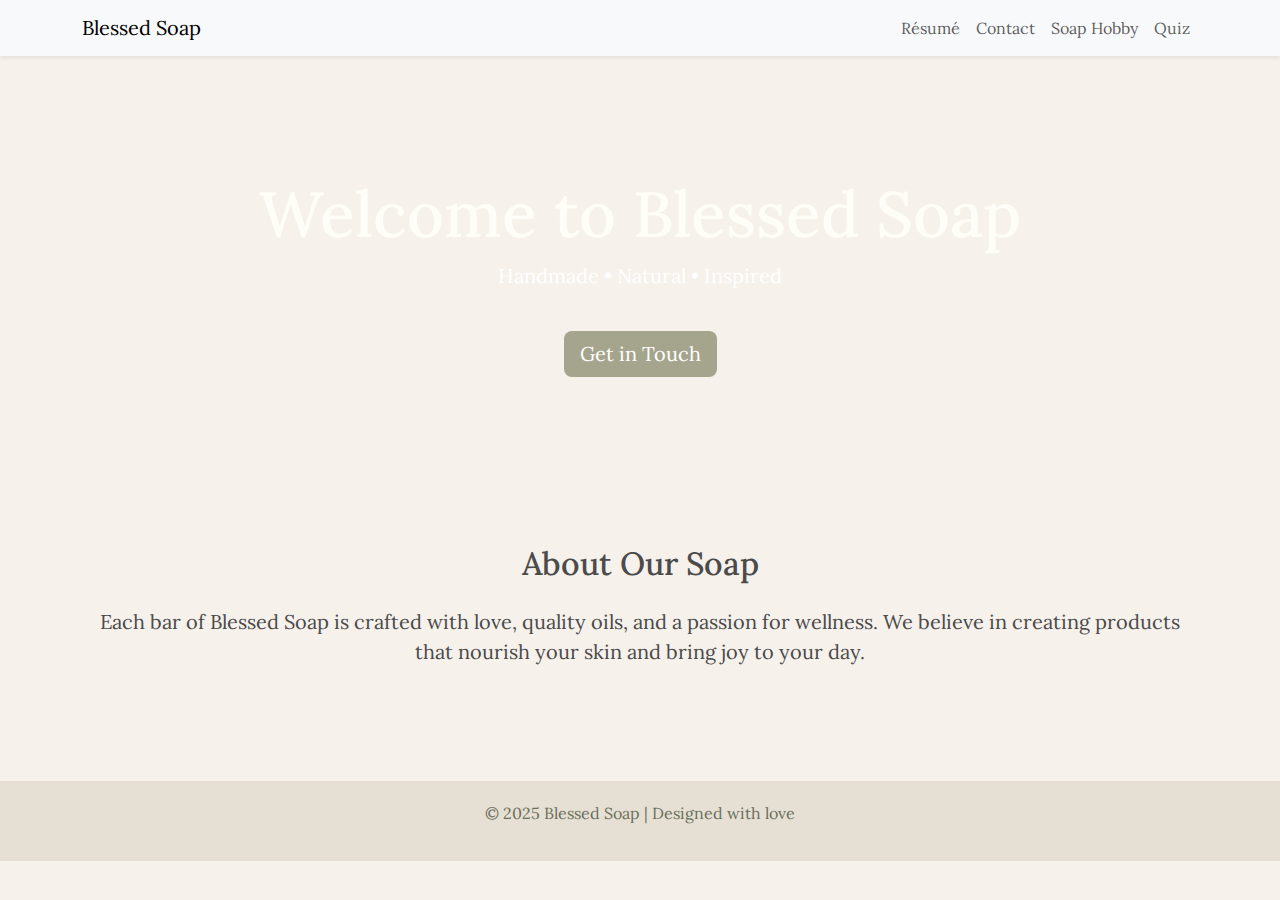
<file: Index.html>
<!DOCTYPE html>
<html lang="en">
<head>
    <meta charset="UTF-8" />
    <meta name="viewport" content="width=device-width, initial-scale=1" />
    <title>Blessed Soap</title>
    <link href="https://cdn.jsdelivr.net/npm/bootstrap@5.3.0/dist/css/bootstrap.min.css" rel="stylesheet" />
    <link href="https://fonts.googleapis.com/css2?family=Lora:wght@400;700&display=swap" rel="stylesheet" />
    <style>
        body {
            font-family: 'Lora', serif;
            background-color: #f6f1eb;
            color: #4b4b4b;
        }
        .masthead {
            background-image: url("https://images.unsplash.com/photo-1611078489935-c1c998f6d4ec?auto=format&fit=crop&w=1400&q=80");
            background-size: cover;
            background-position: center;
            padding: 120px 0;
            color: white;
            text-align: center;
        }
        .masthead h1 {
            font-size: 4rem;
            color: #fffdf7;
        }
        .btn-custom {
            background-color: #a5a58d;
            color: white;
            border: none;
        }
        .btn-custom:hover {
            background-color: #6b705c;
        }
        .footer {
            background-color: #e6dfd3;
            color: #6b705c;
            text-align: center;
            padding: 20px;
            margin-top: 50px;
        }
    </style>
</head>
<body>

    <!-- Navigation -->
    <nav class="navbar navbar-expand-lg navbar-light bg-light shadow-sm">
        <div class="container">
            <a class="navbar-brand" href="index.html">Blessed Soap</a>
            <button class="navbar-toggler" type="button" data-bs-toggle="collapse" data-bs-target="#navLinks">
                <span class="navbar-toggler-icon"></span>
            </button>
            <div class="collapse navbar-collapse" id="navLinks">
                <ul class="navbar-nav ms-auto">
                    <li class="nav-item"><a class="nav-link" href="resume.html">Résumé</a></li>
                    <li class="nav-item"><a class="nav-link" href="contact.html">Contact</a></li>
                    <li class="nav-item"><a class="nav-link" href="scratch.html">Soap Hobby</a></li>
                    <li class="nav-item"><a class="nav-link" href="soap-quiz.html">Quiz</a></li>
                </ul>
            </div>
        </div>
    </nav>

    <!-- Hero Section -->
    <header class="masthead">
        <div class="container">
            <h1>Welcome to Blessed Soap</h1>
            <p class="lead">Handmade • Natural • Inspired</p>
            <a href="contact.html" class="btn btn-custom btn-lg mt-4">Get in Touch</a>
        </div>
    </header>

    <!-- About -->
    <section class="py-5">
        <div class="container text-center">
            <h2 class="mb-4">About Our Soap</h2>
            <p class="lead">
                Each bar of Blessed Soap is crafted with love, quality oils, and a passion for wellness. 
                We believe in creating products that nourish your skin and bring joy to your day.
            </p>
        </div>
    </section>

    <!-- Footer -->
    <footer class="footer">
        <div class="container">
            <p>&copy; 2025 Blessed Soap | Designed with love</p>
        </div>
    </footer>

    <script src="https://cdn.jsdelivr.net/npm/bootstrap@5.3.0/dist/js/bootstrap.bundle.min.js"></script>
</body>
</html>
</file>
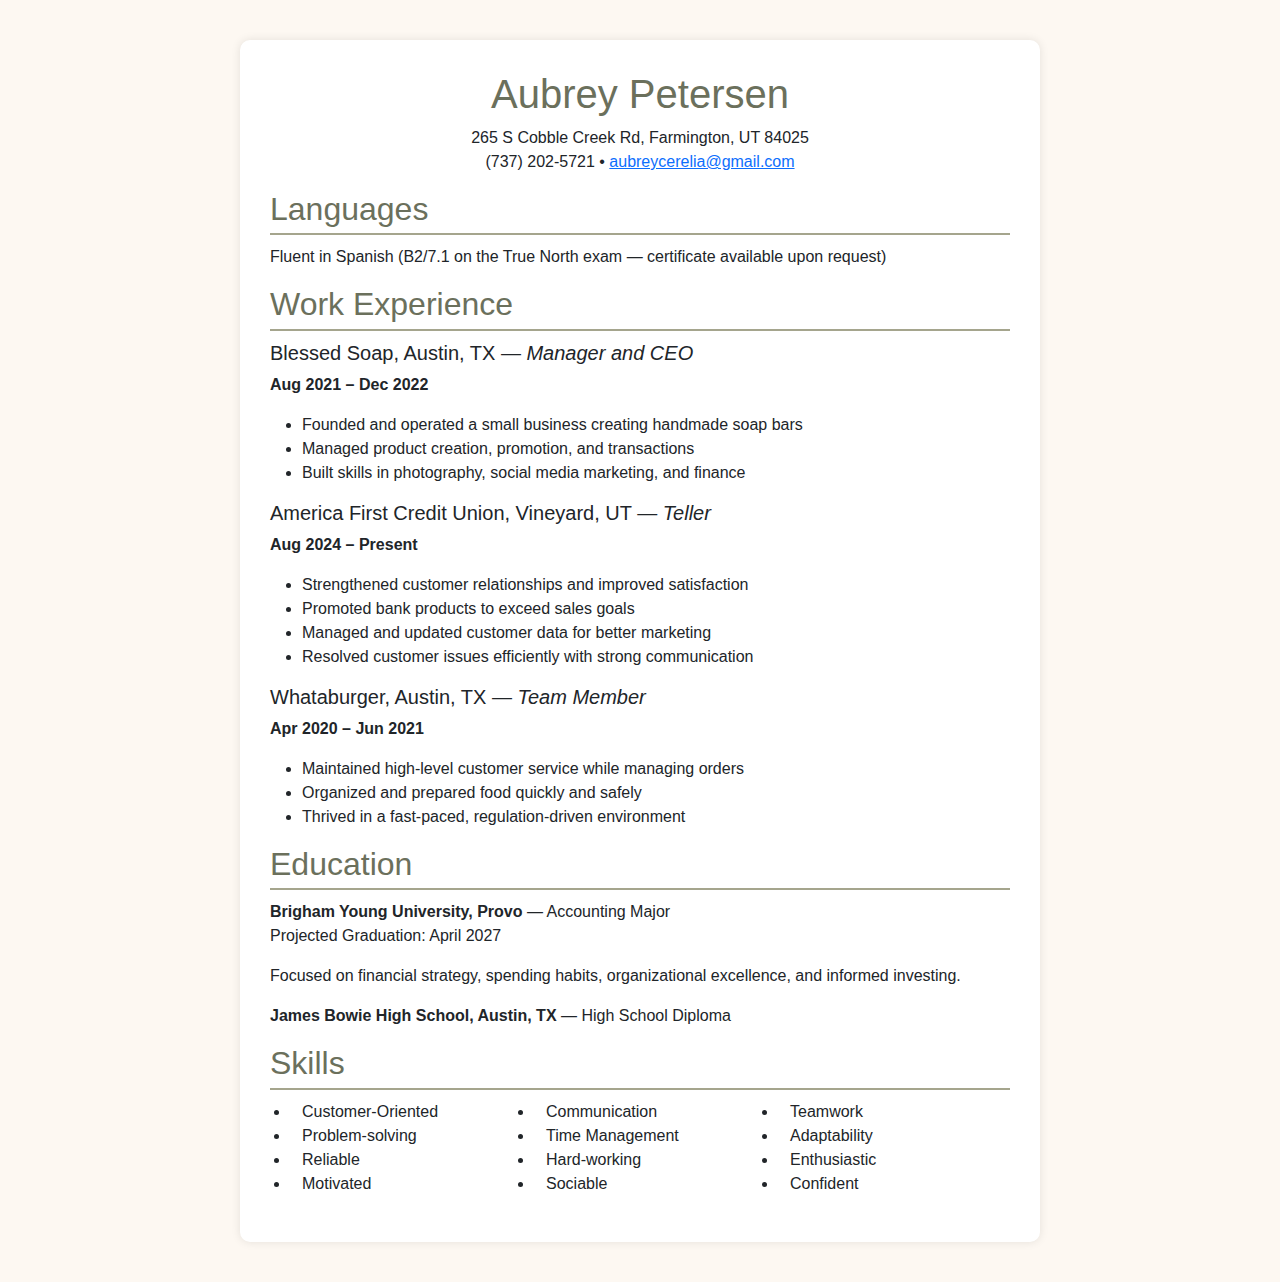
<file: Resume.html>
<!DOCTYPE html>
<html lang="en">
<head>
    <meta charset="UTF-8" />
    <meta name="viewport" content="width=device-width, initial-scale=1" />
    <title>Aubrey Petersen - Résumé</title>
    <link href="https://cdn.jsdelivr.net/npm/bootstrap@5.3.0/dist/css/bootstrap.min.css" rel="stylesheet" />
    <style>
        body {
            background-color: #fdf8f2;
            font-family: 'Segoe UI', sans-serif;
        }
        h1, h2 {
            color: #6b705c;
        }
        .section-title {
            border-bottom: 2px solid #a5a58d;
            margin-bottom: 10px;
            padding-bottom: 5px;
        }
        .resume-container {
            max-width: 800px;
            margin: 40px auto;
            background-color: white;
            padding: 30px;
            border-radius: 10px;
            box-shadow: 0 0 10px rgba(0,0,0,0.1);
        }
    </style>
</head>
<body>
    <div class="resume-container">
        <h1 class="text-center">Aubrey Petersen</h1>
        <p class="text-center">
            265 S Cobble Creek Rd, Farmington, UT 84025 <br />
            (737) 202-5721 • <a href="mailto:aubreycerelia@gmail.com">aubreycerelia@gmail.com</a>
        </p>

        <h2 class="section-title">Languages</h2>
        <p>Fluent in Spanish (B2/7.1 on the True North exam — certificate available upon request)</p>

        <h2 class="section-title">Work Experience</h2>
        <div>
            <h5>Blessed Soap, Austin, TX — <i>Manager and CEO</i></h5>
            <p><strong>Aug 2021 – Dec 2022</strong></p>
            <ul>
                <li>Founded and operated a small business creating handmade soap bars</li>
                <li>Managed product creation, promotion, and transactions</li>
                <li>Built skills in photography, social media marketing, and finance</li>
            </ul>

            <h5>America First Credit Union, Vineyard, UT — <i>Teller</i></h5>
            <p><strong>Aug 2024 – Present</strong></p>
            <ul>
                <li>Strengthened customer relationships and improved satisfaction</li>
                <li>Promoted bank products to exceed sales goals</li>
                <li>Managed and updated customer data for better marketing</li>
                <li>Resolved customer issues efficiently with strong communication</li>
            </ul>

            <h5>Whataburger, Austin, TX — <i>Team Member</i></h5>
            <p><strong>Apr 2020 – Jun 2021</strong></p>
            <ul>
                <li>Maintained high-level customer service while managing orders</li>
                <li>Organized and prepared food quickly and safely</li>
                <li>Thrived in a fast-paced, regulation-driven environment</li>
            </ul>
        </div>

        <h2 class="section-title">Education</h2>
        <p><strong>Brigham Young University, Provo</strong> — Accounting Major<br />
        Projected Graduation: April 2027</p>
        <p>Focused on financial strategy, spending habits, organizational excellence, and informed investing.</p>
        <p><strong>James Bowie High School, Austin, TX</strong> — High School Diploma</p>

        <h2 class="section-title">Skills</h2>
        <ul class="row">
            <li class="col-md-4">Customer-Oriented</li>
            <li class="col-md-4">Communication</li>
            <li class="col-md-4">Teamwork</li>
            <li class="col-md-4">Problem-solving</li>
            <li class="col-md-4">Time Management</li>
            <li class="col-md-4">Adaptability</li>
            <li class="col-md-4">Reliable</li>
            <li class="col-md-4">Hard-working</li>
            <li class="col-md-4">Enthusiastic</li>
            <li class="col-md-4">Motivated</li>
            <li class="col-md-4">Sociable</li>
            <li class="col-md-4">Confident</li>
        </ul>
    </div>
</body>
</html>
</file>
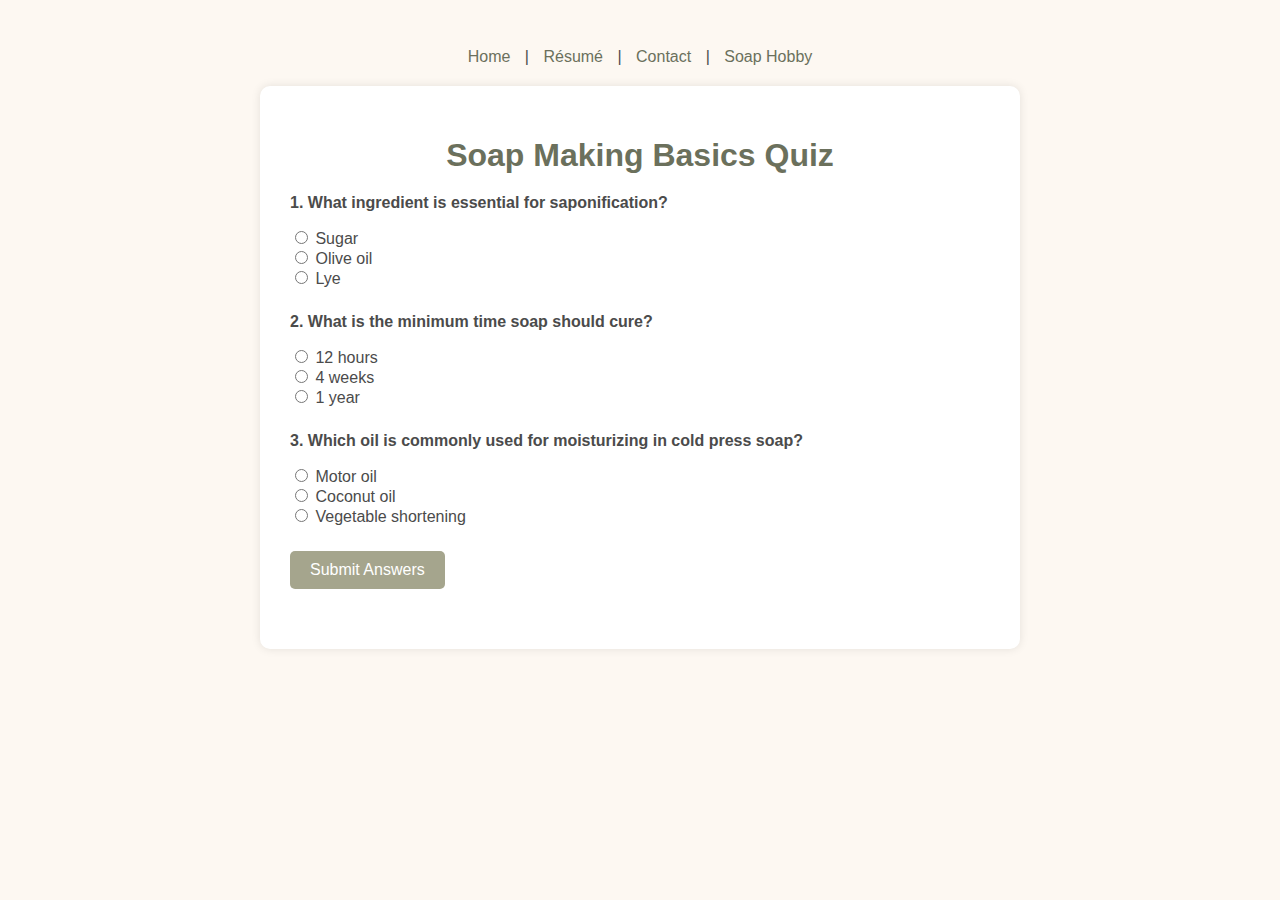
<file: soap-quiz.html>
<!DOCTYPE html>
<html lang="en">
<head>
    <meta charset="UTF-8" />
    <title>Soap Making Quiz</title>
    <style>
        body {
            background-color: #fdf8f2;
            font-family: Arial, sans-serif;
            padding: 40px;
            color: #4b4b4b;
        }

        .container {
            max-width: 700px;
            margin: auto;
            background-color: #fff;
            padding: 30px;
            border-radius: 10px;
            box-shadow: 0 0 10px rgba(0,0,0,0.1);
        }

        h1 {
            color: #6b705c;
            text-align: center;
            margin-bottom: 20px;
        }

        .question {
            margin-bottom: 25px;
        }

        button {
            background-color: #a5a58d;
            color: white;
            padding: 10px 20px;
            font-size: 1em;
            border: none;
            border-radius: 5px;
            cursor: pointer;
        }

        button:hover {
            background-color: #6b705c;
        }

        #result {
            margin-top: 30px;
            font-weight: bold;
            color: #4b4b4b;
            text-align: center;
        }

        .nav {
            text-align: center;
            margin-bottom: 20px;
        }

        .nav a {
            color: #6b705c;
            text-decoration: none;
            margin: 0 10px;
        }
    </style>
</head>
<body>

    <div class="nav">
        <a href="index.html">Home</a> |
        <a href="resume.html">Résumé</a> |
        <a href="contact.html">Contact</a> |
        <a href="scratch.html">Soap Hobby</a>
    </div>

    <div class="container">
        <h1>Soap Making Basics Quiz</h1>

        <div class="question">
            <p><strong>1. What ingredient is essential for saponification?</strong></p>
            <input type="radio" name="q1" value="a"> Sugar<br>
            <input type="radio" name="q1" value="b"> Olive oil<br>
            <input type="radio" name="q1" value="c"> Lye<br>
        </div>

        <div class="question">
            <p><strong>2. What is the minimum time soap should cure?</strong></p>
            <input type="radio" name="q2" value="a"> 12 hours<br>
            <input type="radio" name="q2" value="b"> 4 weeks<br>
            <input type="radio" name="q2" value="c"> 1 year<br>
        </div>

        <div class="question">
            <p><strong>3. Which oil is commonly used for moisturizing in cold press soap?</strong></p>
            <input type="radio" name="q3" value="a"> Motor oil<br>
            <input type="radio" name="q3" value="b"> Coconut oil<br>
            <input type="radio" name="q3" value="c"> Vegetable shortening<br>
        </div>

        <button onclick="checkAnswers()">Submit Answers</button>

        <div id="result"></div>
    </div>

    <script>
        function checkAnswers() {
            const answers = {
                q1: "c",
                q2: "b",
                q3: "b"
            };

            let score = 0;

            for (let q in answers) {
                const selected = document.querySelector(`input[name="${q}"]:checked`);
                if (selected && selected.value === answers[q]) {
                    score++;
                }
            }

            const result = document.getElementById("result");
            result.textContent = `You got ${score} out of 3 correct! 🎉`;
        }
    </script>

</body>
</html>
</file>
